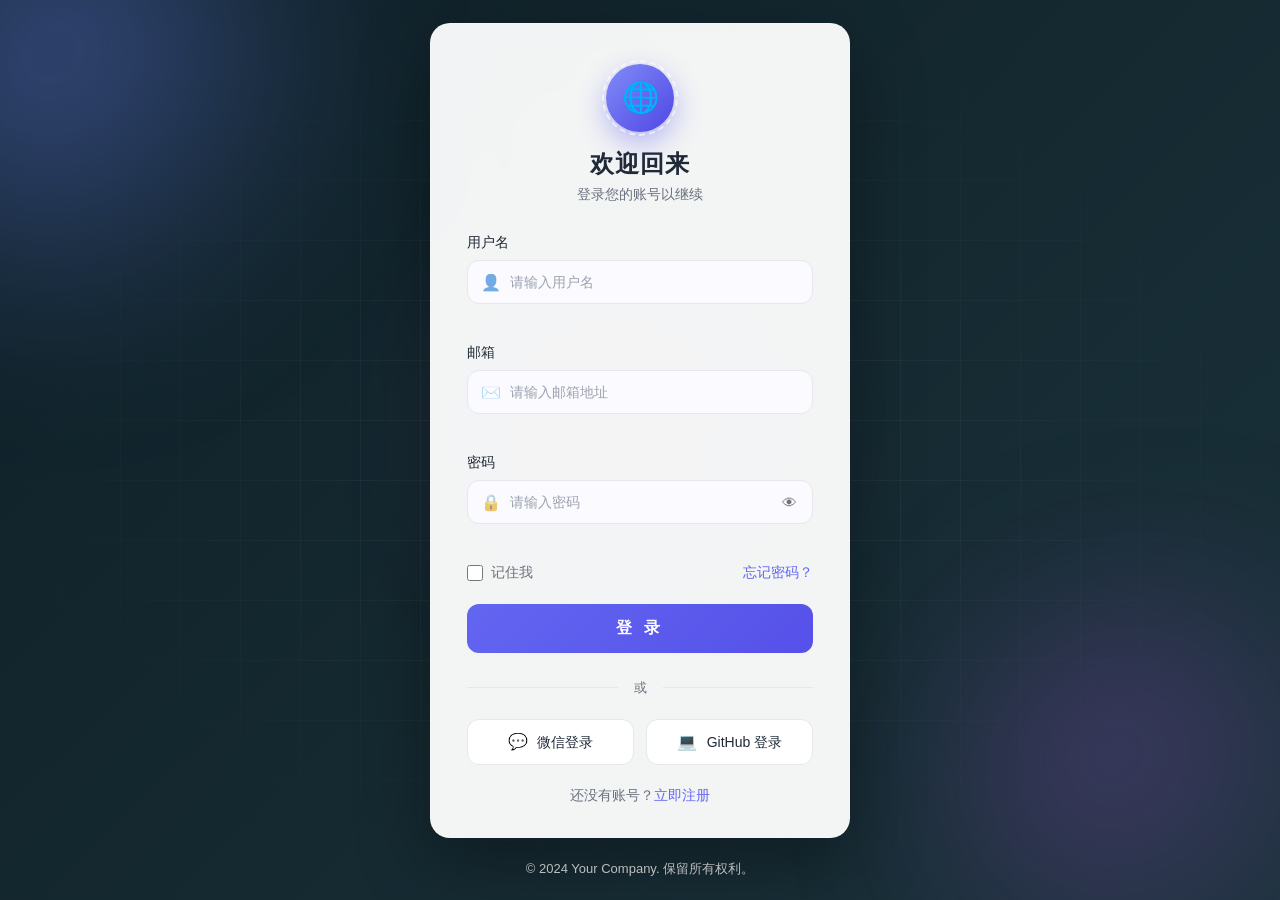
<file: front_end/index.html>
<!DOCTYPE html>
<html lang="zh-CN">
<head>
  <meta charset="UTF-8">
  <meta name="viewport" content="width=device-width, initial-scale=1.0">
  <title>登录 - 欢迎回来</title>
  <link rel="stylesheet" href="style.css">
</head>
<body>
  <!-- 背景壁纸装饰层 -->
  <div class="bg-decor" aria-hidden="true">
    <div class="orb orb-1"></div>
    <div class="orb orb-2"></div>
    <div class="orb orb-3"></div>
    <div class="grid-overlay"></div>
  </div>

  <div class="login-container">
    <div class="login-card">
      <!-- 品牌区域 -->
      <div class="brand">
        <div class="logo">🌐</div>
        <h1>欢迎回来</h1>
        <p>登录您的账号以继续</p>
      </div>

      <!-- 登录表单 -->
      <form id="loginForm" class="login-form" novalidate>
        <!-- 用户名 -->
        <div class="form-group">
          <label for="username">用户名</label>
          <div class="input-wrapper">
            <span class="input-icon">👤</span>
            <input
              type="text"
              id="username"
              name="username"
              placeholder="请输入用户名"
              autocomplete="username"
              required
            >
          </div>
          <small class="error-message" id="usernameError"></small>
        </div>

        <!-- 邮箱 -->
        <div class="form-group">
          <label for="email">邮箱</label>
          <div class="input-wrapper">
            <span class="input-icon">✉️</span>
            <input
              type="email"
              id="email"
              name="email"
              placeholder="请输入邮箱地址"
              autocomplete="email"
              required
            >
          </div>
          <small class="error-message" id="emailError"></small>
        </div>

        <!-- 密码 -->
        <div class="form-group">
          <label for="password">密码</label>
          <div class="input-wrapper">
            <span class="input-icon">🔒</span>
            <input
              type="password"
              id="password"
              name="password"
              placeholder="请输入密码"
              autocomplete="current-password"
              required
            >
            <button type="button" class="toggle-password" id="togglePassword" aria-label="显示密码">
              👁
        </button>
      </div>
          <small class="error-message" id="passwordError"></small>
      </div>

        <div class="form-options">
          <label class="checkbox">
            <input type="checkbox" id="remember" name="remember">
            <span>记住我</span>
          </label>
          <a href="#" class="forgot-password">忘记密码？</a>
        </div>

        <button type="submit" class="submit-btn" id="submitBtn">
          <span class="btn-text">登 录</span>
          <span class="btn-loading" id="btnLoading">登录中...</span>
        </button>
      </form>

      <!-- 分隔线 -->
      <div class="divider">
        <span>或</span>
  </div>

      <!-- 第三方登录 -->
      <div class="social-login">
        <button type="button" class="social-btn wechat" onclick="showToast('暂未开放微信登录')">
          <span class="social-icon">💬</span>
          微信登录
        </button>
        <button type="button" class="social-btn github" onclick="showToast('暂未开放GitHub登录')">
          <span class="social-icon">💻</span>
          GitHub 登录
        </button>
      </div>

      <p class="register-link">
        还没有账号？<a href="#">立即注册</a>
      </p>
    </div>

    <p class="footer">© 2024 Your Company. 保留所有权利。</p>
  </div>

    <!-- 提示消息 -->
  <div class="toast" id="toast"></div>

  <script src="app.js"></script>
</body>
</html>
</file>
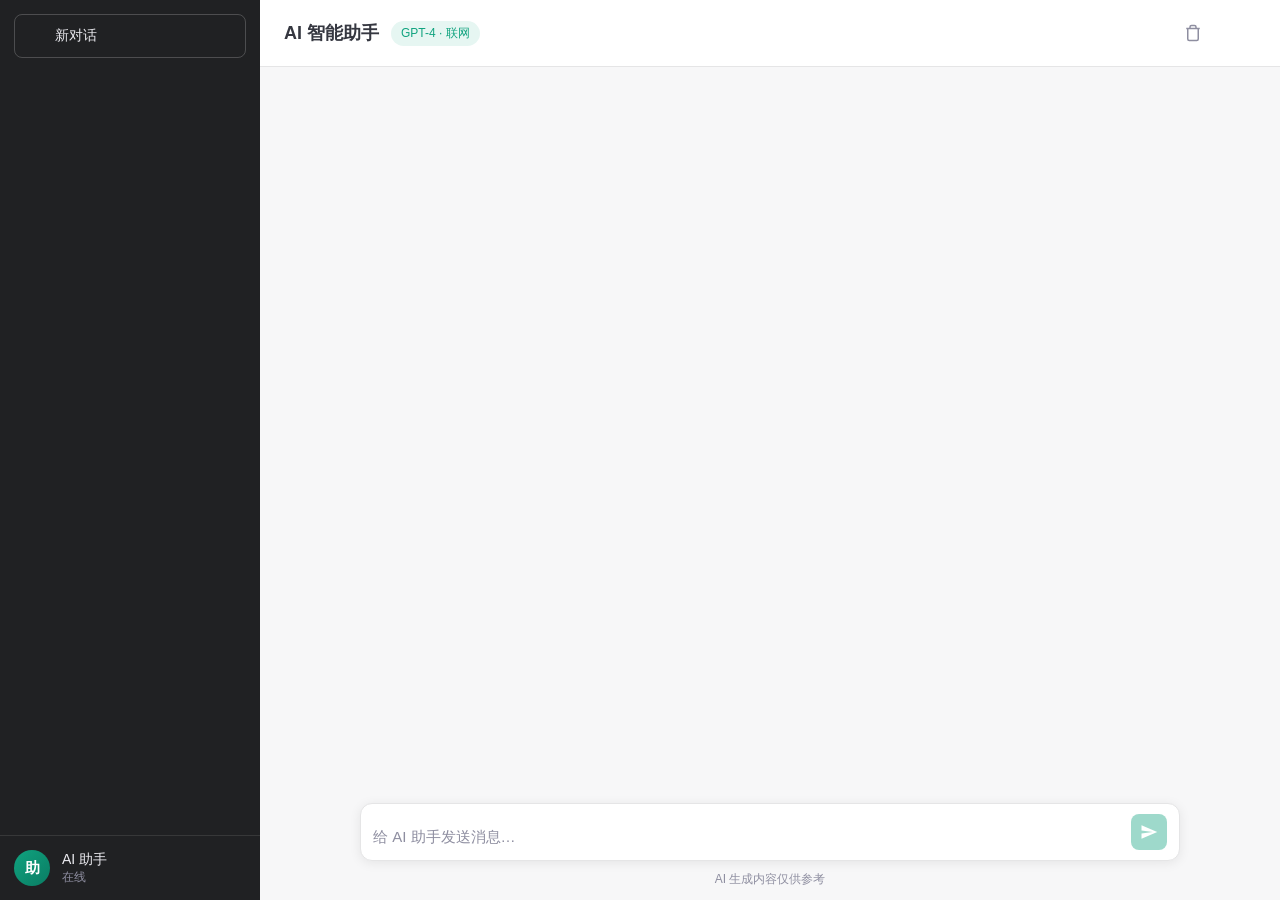
<file: front_end/dialog/index.html>
<!DOCTYPE html>
<html lang="zh-CN">
<head>
  <meta charset="UTF-8">
  <meta name="viewport" content="width=device-width, initial-scale=1.0">
  <title>AI Chat · 智能助手</title>
  <link rel="stylesheet" href="style.css">
</head>
<body>
  <div class="app">
    <!-- ============ 侧边栏 ============ -->
    <aside class="sidebar" id="sidebar">
      <div class="sidebar-header">
        <button class="new-chat-btn" id="newChatBtn">
          <svg viewBox="0 0 24 24" width="16" height="16" fill="currentColor"><path d="M12 5v14M5 12h14"/></svg>
          <span>新对话</span>
        </button>
      </div>

      <nav class="conversation-list" id="conversationList">
        <!-- 会话项将动态渲染 -->
      </nav>

      <div class="sidebar-footer">
        <div class="user-info">
          <div class="avatar">助</div>
          <div class="user-detail">
            <span class="user-name">AI 助手</span>
            <span class="user-status">在线</span>
          </div>
        </div>
      </div>
    </aside>

    <!-- ============ 主聊天区 ============ -->
    <main class="chat-main">
      <!-- 顶部栏 -->
      <header class="chat-header">
        <div class="header-title">
          <h1>AI 智能助手</h1>
          <span class="model-badge">GPT-4 · 联网</span>
        </div>
        <div class="header-actions">
          <button class="icon-btn" title="清空对话" id="clearBtn">
            <svg viewBox="0 0 24 24" width="18" height="18" fill="none" stroke="currentColor" stroke-width="2"><polyline points="3 6 5 6 21 6"/><path d="M19 6v14a2 2 0 0 1-2 2H7a2 2 0 0 1-2-2V6m3 0V4a2 2 0 0 1 2-2h4a2 2 0 0 1 2 2v2"/></svg>
          </button>
          <button class="icon-btn" title="新建对话" id="newChatBtnTop">
            <svg viewBox="0 0 24 24" width="18" height="18" fill="currentColor"><path d="M12 5v14M5 12h14"/></svg>
          </button>
        </div>
      </header>

      <!-- 消息区域 -->
      <div class="messages-container" id="messagesContainer"></div>

      <!-- 输入区域 -->
      <div class="input-container">
        <div class="input-wrapper" id="inputWrapper">
          <textarea id="promptInput" rows="1" placeholder="给 AI 助手发送消息…" autocomplete="off"></textarea>
          <div class="input-actions">
            <button class="send-btn" id="sendBtn" disabled>
              <svg viewBox="0 0 24 24" width="18" height="18" fill="currentColor"><path d="M2.01 21L23 12 2.01 3 2 10l15 2-15 2z"/></svg>
            </button>
          </div>
        </div>
        <p class="footer-note">AI 生成内容仅供参考</p>
      </div>
    </main>
  </div>

  <!-- 机器人思考动画 -->
  <div class="loading-indicator" id="loadingIndicator">
    <div class="thinking-row">
      <div class="message-avatar">🤖</div>
      <div class="thinking-bubble">
        <div class="typing-dots">
      <span></span><span></span><span></span>
    </div>
        <span class="thinking-text">正在思考…</span>
  </div>
    </div>
  </div>

  <script src="app.js"></script>
</body>
</html>
</file>
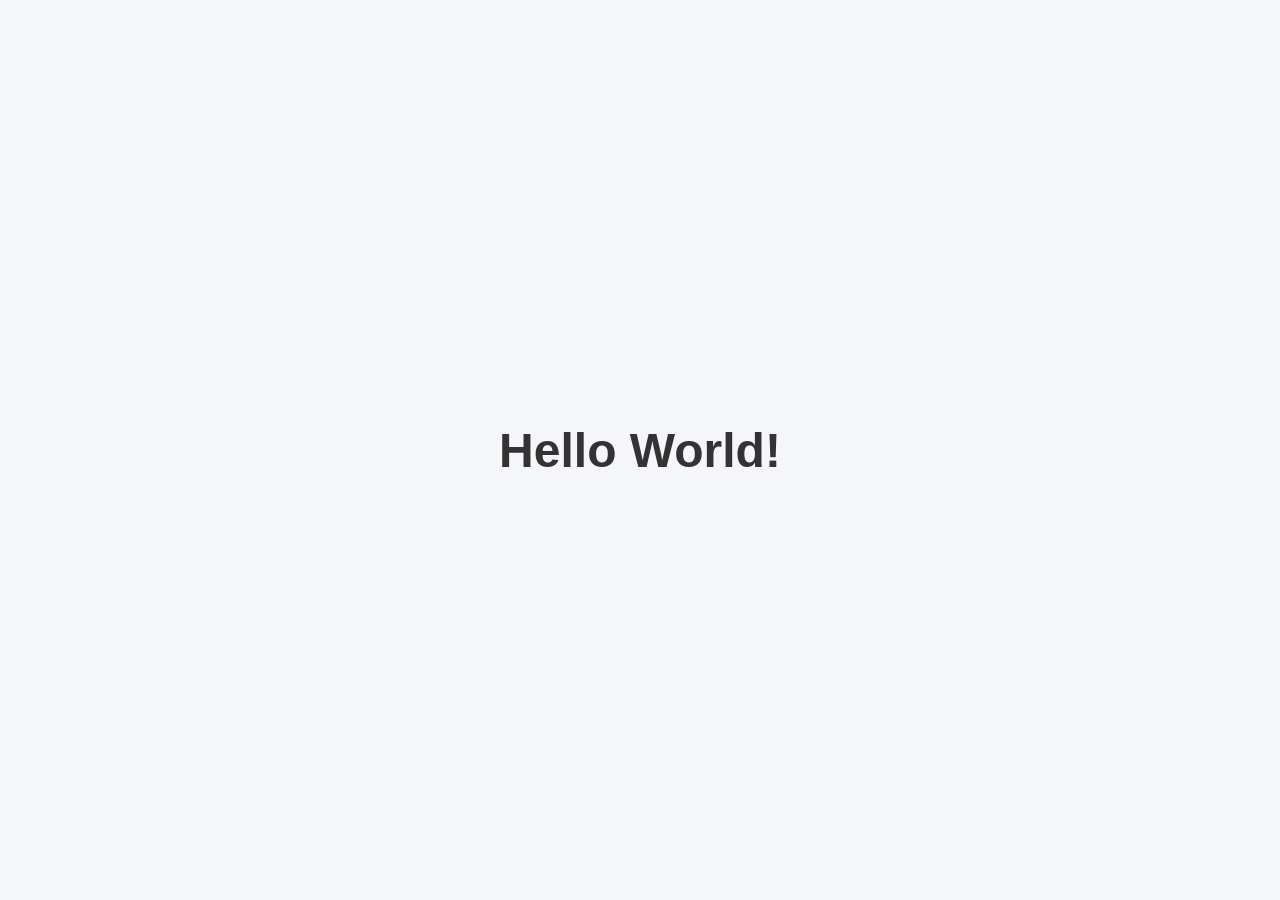
<file: front_end/hello.html>
<!DOCTYPE html>
<html lang="zh-CN">
<head>
  <meta charset="UTF-8">
  <meta name="viewport" content="width=device-width, initial-scale=1.0">
  <title>Hello World</title>
  <style>
    body {
      margin: 0;
      min-height: 100vh;
      display: flex;
      align-items: center;
      justify-content: center;
      font-family: sans-serif;
      background: #f5f6fa;
      color: #333;
    }
    h1 { font-size: 3rem; }
  </style>
</head>
<body>
  <h1>Hello World!</h1>
</body>
</html>
</file>
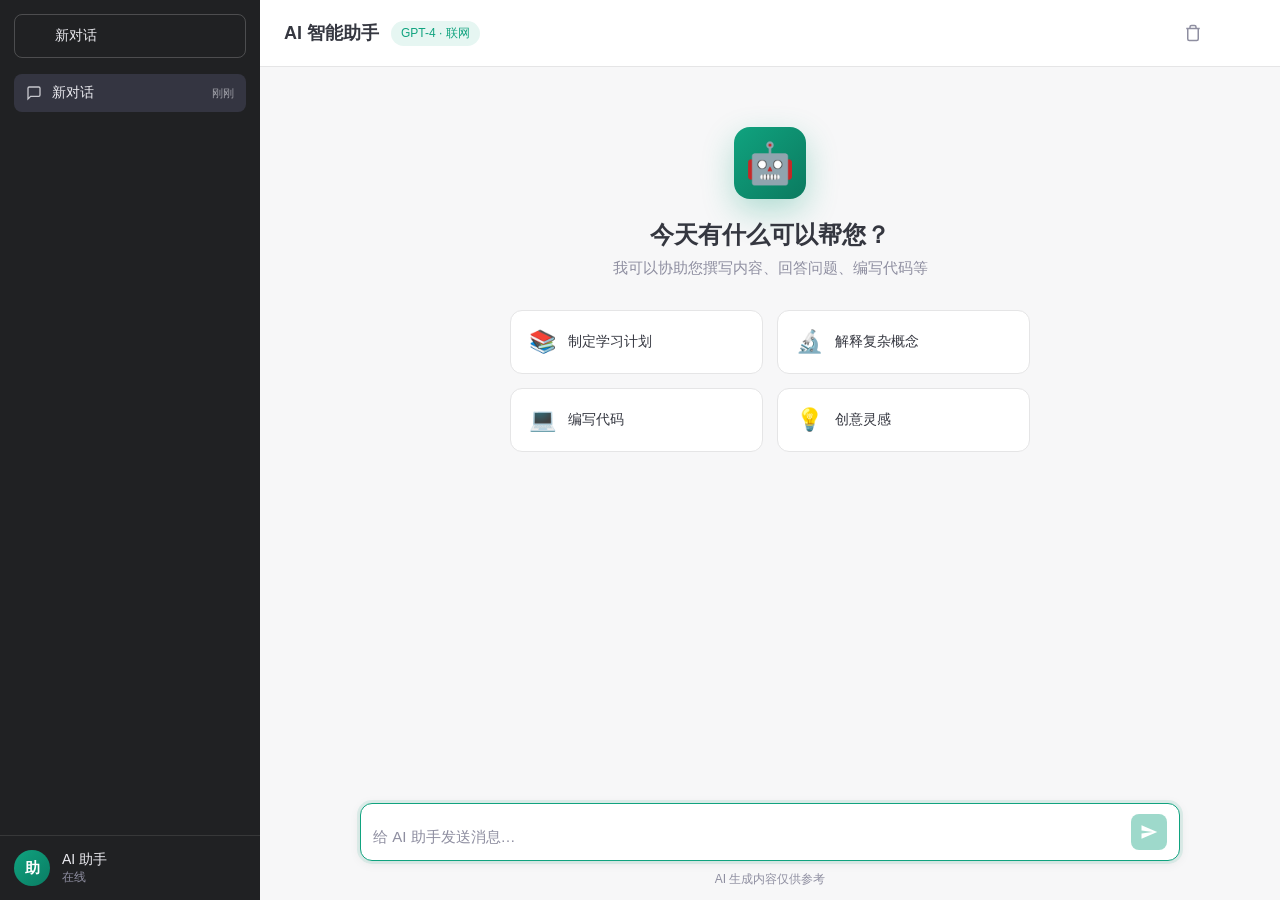
<file: front_end/dialog/chat-stream.html>
<!DOCTYPE html>
<html lang="zh-CN">
<head>
  <meta charset="UTF-8">
  <meta name="viewport" content="width=device-width, initial-scale=1.0">
  <title>AI Chat · 智能助手</title>
  <link rel="stylesheet" href="style.css">
</head>
<body>
  <div class="app">
    <!-- ============ 侧边栏 ============ -->
    <aside class="sidebar" id="sidebar">
      <div class="sidebar-header">
        <button class="new-chat-btn" id="newChatBtn">
          <svg viewBox="0 0 24 24" width="16" height="16" fill="currentColor"><path d="M12 5v14M5 12h14"/></svg>
          <span>新对话</span>
        </button>
      </div>

      <nav class="conversation-list" id="conversationList">
        <!-- 会话项将动态渲染 -->
      </nav>

      <div class="sidebar-footer">
        <div class="user-info">
          <div class="avatar">助</div>
          <div class="user-detail">
            <span class="user-name">AI 助手</span>
            <span class="user-status">在线</span>
          </div>
        </div>
      </div>
    </aside>

    <!-- ============ 主聊天区 ============ -->
    <main class="chat-main">
      <!-- 顶部栏 -->
      <header class="chat-header">
        <div class="header-title">
          <h1>AI 智能助手</h1>
          <span class="model-badge">GPT-4 · 联网</span>
        </div>
        <div class="header-actions">
          <button class="icon-btn" title="清空对话" id="clearBtn">
            <svg viewBox="0 0 24 24" width="18" height="18" fill="none" stroke="currentColor" stroke-width="2"><polyline points="3 6 5 6 21 6"/><path d="M19 6v14a2 2 0 0 1-2 2H7a2 2 0 0 1-2-2V6m3 0V4a2 2 0 0 1 2-2h4a2 2 0 0 1 2 2v2"/></svg>
          </button>
          <button class="icon-btn" title="新建对话" id="newChatBtnTop">
            <svg viewBox="0 0 24 24" width="18" height="18" fill="currentColor"><path d="M12 5v14M5 12h14"/></svg>
          </button>
        </div>
      </header>

      <!-- 消息区域 -->
      <div class="messages-container" id="messagesContainer"></div>

      <!-- 输入区域 -->
      <div class="input-container">
        <div class="input-wrapper" id="inputWrapper">
          <textarea id="promptInput" rows="1" placeholder="给 AI 助手发送消息…" autocomplete="off"></textarea>
          <div class="input-actions">
            <button class="send-btn" id="sendBtn" disabled>
              <svg viewBox="0 0 24 24" width="18" height="18" fill="currentColor"><path d="M2.01 21L23 12 2.01 3 2 10l15 2-15 2z"/></svg>
            </button>
          </div>
        </div>
        <p class="footer-note">AI 生成内容仅供参考</p>
      </div>
    </main>
  </div>

  <!-- 机器人思考动画 -->
  <div class="loading-indicator" id="loadingIndicator">
    <div class="thinking-row">
      <div class="message-avatar">🤖</div>
      <div class="thinking-bubble">
        <div class="typing-dots">
      <span></span><span></span><span></span>
    </div>
        <span class="thinking-text">正在思考…</span>
  </div>
    </div>
  </div>

  <script src="chat-stream.js"></script>
</body>
</html>
</file>
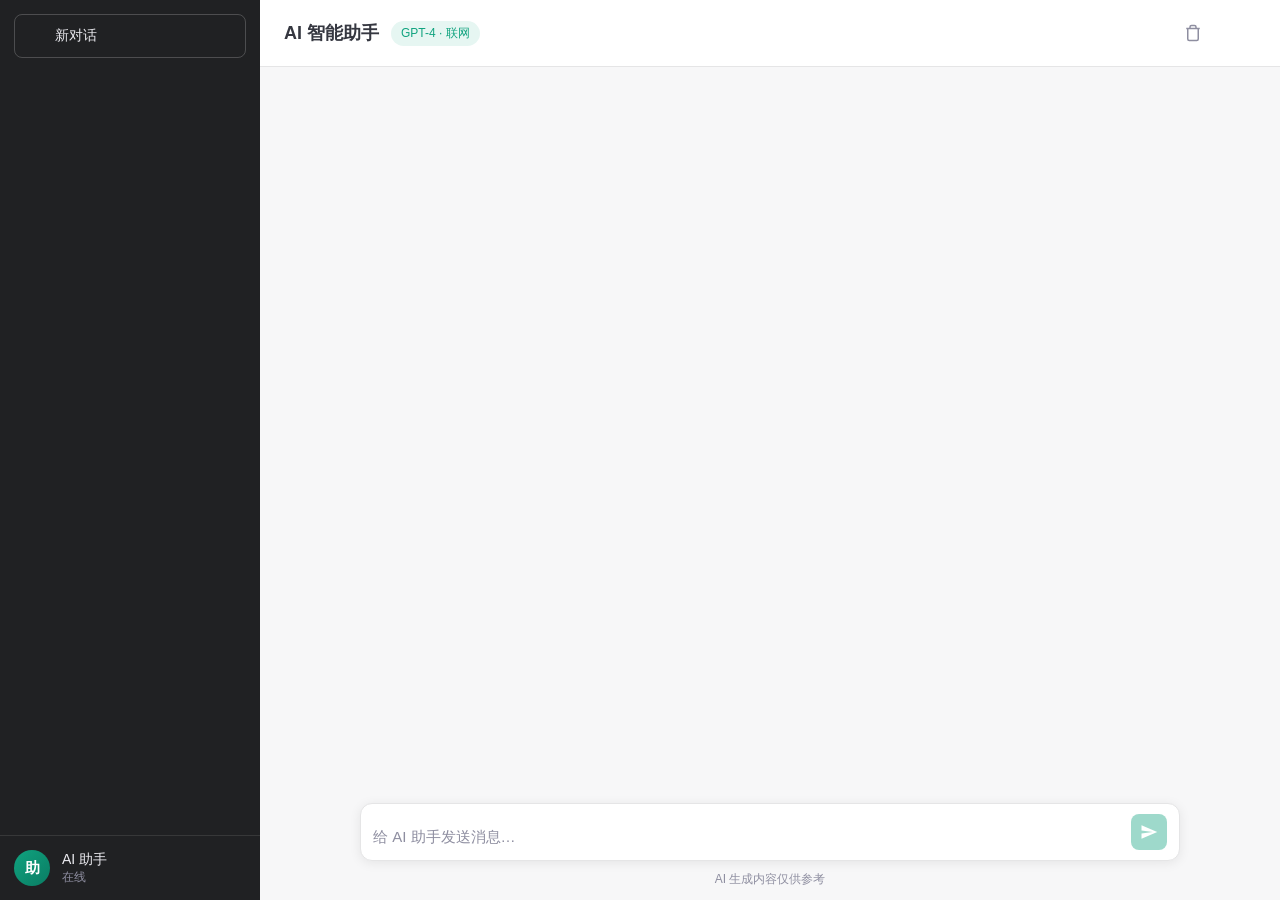
<file: front_end/dialog/chat-websocket.html>
<!DOCTYPE html>
<html lang="zh-CN">
<head>
  <meta charset="UTF-8">
  <meta name="viewport" content="width=device-width, initial-scale=1.0">
  <title>AI Chat · 智能助手</title>
  <link rel="stylesheet" href="style.css">
</head>
<body>
  <div class="app">
    <!-- ============ 侧边栏 ============ -->
    <aside class="sidebar" id="sidebar">
      <div class="sidebar-header">
        <button class="new-chat-btn" id="newChatBtn">
          <svg viewBox="0 0 24 24" width="16" height="16" fill="currentColor"><path d="M12 5v14M5 12h14"/></svg>
          <span>新对话</span>
        </button>
      </div>

      <nav class="conversation-list" id="conversationList">
        <!-- 会话项将动态渲染 -->
      </nav>

      <div class="sidebar-footer">
        <div class="user-info">
          <div class="avatar">助</div>
          <div class="user-detail">
            <span class="user-name">AI 助手</span>
            <span class="user-status">在线</span>
          </div>
        </div>
      </div>
    </aside>

    <!-- ============ 主聊天区 ============ -->
    <main class="chat-main">
      <!-- 顶部栏 -->
      <header class="chat-header">
        <div class="header-title">
          <h1>AI 智能助手</h1>
          <span class="model-badge">GPT-4 · 联网</span>
        </div>
        <div class="header-actions">
          <button class="icon-btn" title="清空对话" id="clearBtn">
            <svg viewBox="0 0 24 24" width="18" height="18" fill="none" stroke="currentColor" stroke-width="2"><polyline points="3 6 5 6 21 6"/><path d="M19 6v14a2 2 0 0 1-2 2H7a2 2 0 0 1-2-2V6m3 0V4a2 2 0 0 1 2-2h4a2 2 0 0 1 2 2v2"/></svg>
          </button>
          <button class="icon-btn" title="新建对话" id="newChatBtnTop">
            <svg viewBox="0 0 24 24" width="18" height="18" fill="currentColor"><path d="M12 5v14M5 12h14"/></svg>
          </button>
        </div>
      </header>

      <!-- 消息区域 -->
      <div class="messages-container" id="messagesContainer"></div>

      <!-- 输入区域 -->
      <div class="input-container">
        <div class="input-wrapper" id="inputWrapper">
          <textarea id="promptInput" rows="1" placeholder="给 AI 助手发送消息…" autocomplete="off"></textarea>
          <div class="input-actions">
            <button class="send-btn" id="sendBtn" disabled>
              <svg viewBox="0 0 24 24" width="18" height="18" fill="currentColor"><path d="M2.01 21L23 12 2.01 3 2 10l15 2-15 2z"/></svg>
            </button>
          </div>
        </div>
        <p class="footer-note">AI 生成内容仅供参考</p>
      </div>
    </main>
  </div>

  <!-- 机器人思考动画 -->
  <div class="loading-indicator" id="loadingIndicator">
    <div class="thinking-row">
      <div class="message-avatar">🤖</div>
      <div class="thinking-bubble">
        <div class="typing-dots">
      <span></span><span></span><span></span>
    </div>
        <span class="thinking-text">正在思考…</span>
  </div>
    </div>
  </div>

  <script src="https://cdn.socket.io/4.7.5/socket.io.min.js"></script>
  <script src="app.js"></script>
</body>
</html>
</file>
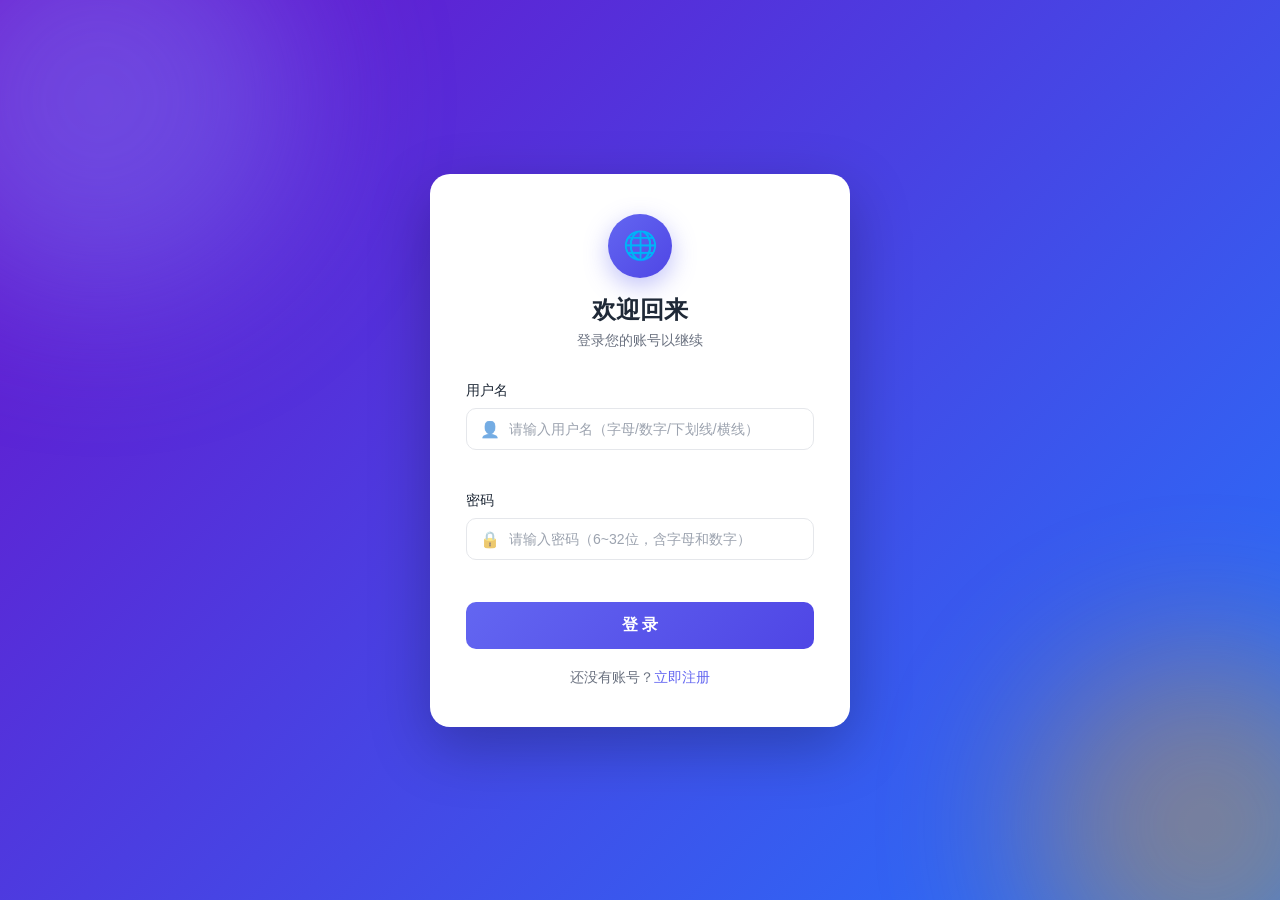
<file: front_end/login/login.html>
<!DOCTYPE html>
<html lang="zh-CN">
<head>
  <meta charset="UTF-8">
  <meta name="viewport" content="width=device-width, initial-scale=1.0">
  <title>登录 - 欢迎回来</title>
  <style>
    /* ============ 全局重置与基础样式 ============ */
    * {
      margin: 0;
      padding: 0;
      box-sizing: border-box;
    }

    :root {
      --primary-color: #6366f1;
      --primary-dark: #4f46e5;
      --primary-light: #818cf8;
      --text-color: #1f2937;
      --text-muted: #6b7280;
      --border-color: #e5e7eb;
      --error-color: #ef4444;
      --success-color: #10b981;
      --bg-gradient-start: #6a11cb;
      --bg-gradient-end: #2575fc;
      --white: #ffffff;
      --shadow: 0 20px 60px rgba(0, 0, 0, 0.25);
    }

    body {
      font-family: -apple-system, BlinkMacSystemFont, 'Segoe UI', Roboto,
        'Helvetica Neue', Arial, 'PingFang SC', 'Hiragino Sans GB',
        'Microsoft YaHei', sans-serif;
      background: linear-gradient(
        135deg,
        var(--bg-gradient-start),
        var(--bg-gradient-end)
      );
      min-height: 100vh;
      display: flex;
      justify-content: center;
      align-items: center;
      padding: 20px;
      color: var(--text-color);
    }

    body::before,
    body::after {
      content: '';
      position: fixed;
      border-radius: 50%;
      filter: blur(80px);
      opacity: 0.4;
      z-index: 0;
    }

    body::before {
      width: 400px;
      height: 400px;
      background: var(--primary-light);
      top: -100px;
      left: -100px;
    }

    body::after {
      width: 350px;
      height: 350px;
      background: #f59e0b;
      bottom: -100px;
      right: -100px;
    }

    .login-container {
      position: relative;
      z-index: 1;
      width: 100%;
      max-width: 420px;
    }

    .login-card {
      background: var(--white);
      border-radius: 20px;
      box-shadow: var(--shadow);
      padding: 40px 36px;
      animation: fadeInUp 0.6s ease-out;
    }

    @keyframes fadeInUp {
      from {
        opacity: 0;
        transform: translateY(30px);
      }
      to {
        opacity: 1;
        transform: translateY(0);
      }
    }

    .brand {
      text-align: center;
      margin-bottom: 32px;
    }

    .logo {
      width: 64px;
      height: 64px;
      margin: 0 auto 16px;
      background: linear-gradient(
        135deg,
        var(--primary-color),
        var(--primary-dark)
      );
      border-radius: 50%;
      display: flex;
      justify-content: center;
      align-items: center;
      font-size: 28px;
      box-shadow: 0 8px 24px rgba(99, 102, 241, 0.4);
    }

    .brand h1 {
      font-size: 24px;
      font-weight: 700;
      color: var(--text-color);
      margin-bottom: 6px;
    }

    .brand p {
      color: var(--text-muted);
      font-size: 14px;
    }

    .form-group {
      margin-bottom: 18px;
    }

    .form-group label {
      display: block;
      margin-bottom: 8px;
      font-size: 14px;
      font-weight: 500;
      color: var(--text-color);
    }

    .input-wrapper {
      position: relative;
    }

    .input-icon {
      position: absolute;
      left: 14px;
      top: 50%;
      transform: translateY(-50%);
      font-size: 16px;
      opacity: 0.6;
      pointer-events: none;
    }

    .input-wrapper input {
      width: 100%;
      padding: 12px 44px 12px 42px;
      font-size: 14px;
      border: 1.5px solid var(--border-color);
      border-radius: 10px;
      transition: border-color 0.3s, box-shadow 0.3s;
      outline: none;
      color: var(--text-color);
    }

    .input-wrapper input::placeholder {
      color: #9ca3af;
    }

    .input-wrapper input:focus {
      border-color: var(--primary-color);
      box-shadow: 0 0 0 3px rgba(99, 102, 241, 0.15);
    }

    .input-wrapper input.error {
      border-color: var(--error-color);
    }

    .error-message {
      display: block;
      min-height: 18px;
      margin-top: 6px;
      font-size: 12px;
      color: var(--error-color);
    }

    .submit-btn {
      width: 100%;
      padding: 13px;
      background: linear-gradient(
        135deg,
        var(--primary-color),
        var(--primary-dark)
      );
      color: var(--white);
      border: none;
      border-radius: 10px;
      font-size: 16px;
      font-weight: 600;
      cursor: pointer;
      transition: transform 0.2s, box-shadow 0.3s;
      position: relative;
    }

    .submit-btn:hover {
      box-shadow: 0 8px 24px rgba(99, 102, 241, 0.45);
      transform: translateY(-2px);
    }

    .toast {
      position: fixed;
      top: 20px;
      left: 50%;
      transform: translateX(-50%) translateY(-100%);
      background: var(--text-color);
      color: var(--white);
      padding: 12px 24px;
      border-radius: 8px;
      font-size: 14px;
      z-index: 1000;
      transition: transform 0.4s ease, opacity 0.4s ease;
      opacity: 0;
      box-shadow: 0 8px 24px rgba(0, 0, 0, 0.2);
      max-width: 90%;
      text-align: center;
    }

    .toast.show {
      transform: translateX(-50%) translateY(0);
      opacity: 1;
    }

    .toast.success {
      background: var(--success-color);
    }

    .toast.error {
      background: var(--error-color);
    }

    .register-link {
      text-align: center;
      font-size: 14px;
      color: var(--text-muted);
      margin-top: 20px;
    }

    .register-link a {
      color: var(--primary-color);
      text-decoration: none;
      font-weight: 500;
    }

    .register-link a:hover {
      text-decoration: underline;
    }

    @media (max-width: 480px) {
      .login-card {
        padding: 30px 24px;
      }
    }
  </style>
</head>
<body>
  <div class="login-container">
    <div class="login-card">
      <!-- 品牌区域 -->
      <div class="brand">
        <div class="logo">🌐</div>
        <h1>欢迎回来</h1>
        <p>登录您的账号以继续</p>
      </div>

      <!-- 登录表单 -->
      <form id="loginForm" class="login-form" novalidate>
        <!-- 用户名（3~64位，字母/数字/下划线/横线） -->
        <div class="form-group">
          <label for="username">用户名</label>
          <div class="input-wrapper">
            <span class="input-icon">👤</span>
            <input
              type="text"
              id="username"
              name="username"
              placeholder="请输入用户名（字母/数字/下划线/横线）"
              autocomplete="username"
              required
            >
          </div>
          <small class="error-message" id="usernameError"></small>
        </div>

        <!-- 密码（6~32位，需包含英文和数字） -->
        <div class="form-group">
          <label for="password">密码</label>
          <div class="input-wrapper">
            <span class="input-icon">🔒</span>
            <input
              type="password"
              id="password"
              name="password"
              placeholder="请输入密码（6~32位，含字母和数字）"
              autocomplete="current-password"
              required
            >
          </div>
          <small class="error-message" id="passwordError"></small>
        </div>

        <button type="submit" class="submit-btn" id="submitBtn">登 录</button>
      </form>

      <p class="register-link">
        还没有账号？<a href="#">立即注册</a>
      </p>
    </div>
  </div>

  <!-- 提示消息 Toast -->
  <div class="toast" id="toast"></div>

  <script src="login.js?v=2"></script>
</body>
</html>
</file>
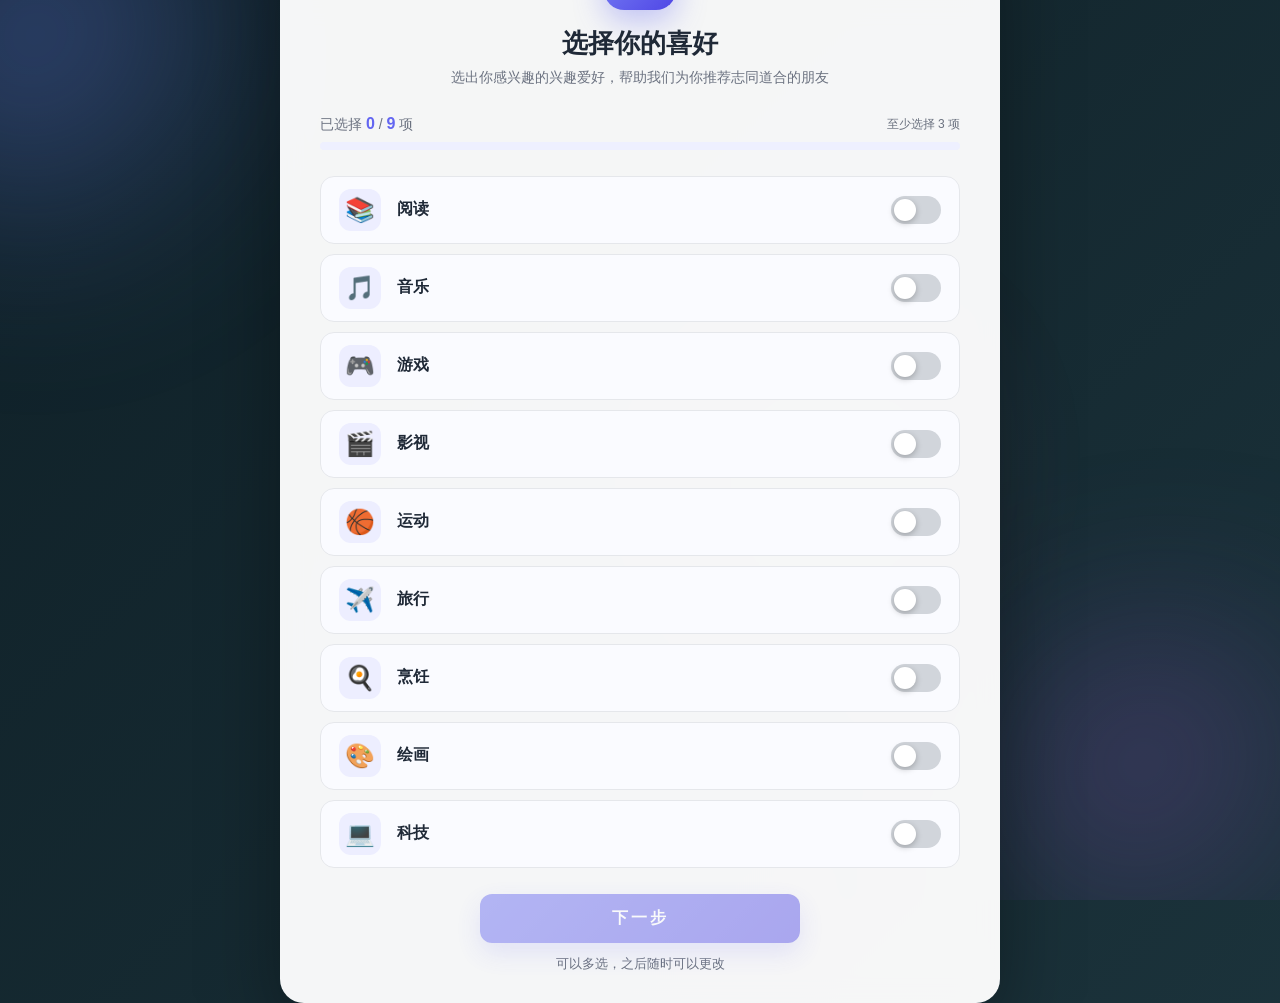
<file: front_end/service/hobby.html>
<!DOCTYPE html>
<html lang="zh-CN">
<head>
  <meta charset="UTF-8">
  <meta name="viewport" content="width=device-width, initial-scale=1.0">
  <title>选择你的喜好 · 发现同好</title>
  <link rel="stylesheet" href="style.css">
</head>
<body>
  <!-- 背景装饰 -->
  <div class="decor" aria-hidden="true">
    <div class="orb orb-1"></div>
    <div class="orb orb-2"></div>
    <div class="orb orb-3"></div>
  </div>

  <!-- 主要卡片 -->
  <main class="hobby-card">
    <!-- 头部 -->
    <header class="card-header">
      <div class="header-icon">🎯</div>
      <h1>选择你的喜好</h1>
      <p class="subtitle">选出你感兴趣的兴趣爱好，帮助我们为你推荐志同道合的朋友</p>
    </header>

    <!-- 进度 -->
    <div class="progress-wrapper">
      <div class="progress-info">
        <span>已选择 <strong id="count"></strong> / <strong>9</strong> 项</span>
        <span class="progress-hint">至少选择 3 项</span>
      </div>
      <div class="progress-bar">
        <div class="progress-fill" id="progressFill"></div>
      </div>
    </div>

    <!-- 喜好列表（Switch 开关） -->
    <div class="hobby-list" id="hobbyGrid">
      <label class="hobby-item" for="reading">
        <span class="hobby-icon">📚</span>
        <span class="hobby-name">阅读</span>
        <input type="checkbox" id="reading" data-name="阅读" />
        <span class="switch"></span>
      </label>
      <label class="hobby-item" for="music">
        <span class="hobby-icon">🎵</span>
        <span class="hobby-name">音乐</span>
        <input type="checkbox" id="music" data-name="音乐" />
        <span class="switch"></span>
      </label>
      <label class="hobby-item" for="gaming">
        <span class="hobby-icon">🎮</span>
        <span class="hobby-name">游戏</span>
        <input type="checkbox" id="gaming" data-name="游戏" />
        <span class="switch"></span>
      </label>
      <label class="hobby-item" for="movie">
        <span class="hobby-icon">🎬</span>
        <span class="hobby-name">影视</span>
        <input type="checkbox" id="movie" data-name="影视" />
        <span class="switch"></span>
      </label>
      <label class="hobby-item" for="sports">
        <span class="hobby-icon">🏀</span>
        <span class="hobby-name">运动</span>
        <input type="checkbox" id="sports" data-name="运动" />
        <span class="switch"></span>
      </label>
      <label class="hobby-item" for="travel">
        <span class="hobby-icon">✈️</span>
        <span class="hobby-name">旅行</span>
        <input type="checkbox" id="travel" data-name="旅行" />
        <span class="switch"></span>
      </label>
      <label class="hobby-item" for="cooking">
        <span class="hobby-icon">🍳</span>
        <span class="hobby-name">烹饪</span>
        <input type="checkbox" id="cooking" data-name="烹饪" />
        <span class="switch"></span>
      </label>
      <label class="hobby-item" for="painting">
        <span class="hobby-icon">🎨</span>
        <span class="hobby-name">绘画</span>
        <input type="checkbox" id="painting" data-name="绘画" />
        <span class="switch"></span>
      </label>
      <label class="hobby-item" for="tech">
        <span class="hobby-icon">💻</span>
        <span class="hobby-name">科技</span>
        <input type="checkbox" id="tech" data-name="科技" />
        <span class="switch"></span>
      </label>
    </div>

    <!-- 底部 -->
    <footer class="card-footer">
      <button class="submit-btn" id="submitBtn" disabled>下一步</button>
      <p class="footer-tip">可以多选，之后随时可以更改</p>
    </footer>
  </main>

  <!-- 成功提示 -->
  <div class="toast" id="toast"></div>

  <script src="app.js"></script>
</body>
</html>
</file>
<file: front_end/style.css>
/* ============ 全局重置与基础样式 ============ */
* {
  margin: 0;
  padding: 0;
  box-sizing: border-box;
}

:root {
  --primary-color: #6366f1;
  --primary-dark: #4f46e5;
  --primary-light: #818cf8;
  --text-color: #1f2937;
  --text-muted: #6b7280;
  --border-color: #e5e7eb;
  --error-color: #ef4444;
  --success-color: #10b981;
  --bg-gradient-start: #0f2027;
  --bg-gradient-mid: #203a43;
  --bg-gradient-end: #2c5364;
  --white: #ffffff;
  --card-bg: rgba(255, 255, 255, 0.95);
  --shadow: 0 24px 70px rgba(0, 0, 0, 0.35);
}

html,
body {
  height: 100%;
}

body {
  font-family: -apple-system, BlinkMacSystemFont, 'Segoe UI', Roboto,
    'Helvetica Neue', Arial, 'PingFang SC', 'Hiragino Sans GB',
    'Microsoft YaHei', sans-serif;
  min-height: 100vh;
  display: flex;
  justify-content: center;
  align-items: center;
  padding: 20px;
  color: var(--text-color);
  overflow: hidden;
  position: relative;
  /* 背景壁纸基础层 */
  background:
    linear-gradient(135deg, var(--bg-gradient-start), var(--bg-gradient-mid), var(--bg-gradient-end)) fixed;
  background-size: 300% 300%;
  animation: bgGradientShift 18s ease infinite;
}

/* 背景渐变流动动画 */
@keyframes bgGradientShift {
  0% {
    background-position: 0% 50%;
  }
  50% {
    background-position: 100% 50%;
  }
  100% {
    background-position: 0% 50%;
  }
}

/* ============ 背景壁纸装饰层 ============ */
.bg-decor {
  position: fixed;
  inset: 0;
  z-index: 0;
  overflow: hidden;
  pointer-events: none;
}

/* 柔和光晕球体 */
.orb {
  position: absolute;
  border-radius: 50%;
  filter: blur(90px);
  opacity: 0.55;
  animation: float 12s ease-in-out infinite;
}

.orb-1 {
  width: 480px;
  height: 480px;
  background: radial-gradient(circle at 30% 30%, #667eea, transparent 70%);
  top: -120px;
  left: -120px;
}

.orb-2 {
  width: 420px;
  height: 420px;
  background: radial-gradient(circle at 30% 30%, #764ba2, transparent 70%);
  bottom: -120px;
  right: -100px;
  animation-delay: -4s;
}

.orb-3 {
  width: 300px;
  height: 300px;
  background: radial-gradient(circle at 30% 30%, #f093fb, transparent 70%);
  top: 50%;
  left: 50%;
  transform: translate(-50%, -50%);
  opacity: 0.3;
  animation-delay: -8s;
}

@keyframes float {
  0%,
  100% {
    transform: translate(0, 0) scale(1);
  }
  33% {
    transform: translate(40px, -40px) scale(1.08);
  }
  66% {
    transform: translate(-30px, 30px) scale(0.95);
  }
}

.orb-3 {
  animation-name: floatCenter;
}

@keyframes floatCenter {
  0%,
  100% {
    transform: translate(-50%, -50%) scale(1);
  }
  50% {
    transform: translate(-46%, -54%) scale(1.1);
  }
}

/* 网格叠加层，增强壁纸质感 */
.grid-overlay {
  position: absolute;
  inset: 0;
  background-image:
    linear-gradient(rgba(255, 255, 255, 0.04) 1px, transparent 1px),
    linear-gradient(90deg, rgba(255, 255, 255, 0.04) 1px, transparent 1px);
  background-size: 60px 60px;
  mask-image: radial-gradient(ellipse at center, black 30%, transparent 75%);
}

/* ============ 登录容器 ============ */
.login-container {
  position: relative;
  z-index: 2;
  width: 100%;
  max-width: 420px;
}

.login-card {
  background: var(--card-bg);
  backdrop-filter: blur(12px);
  border-radius: 20px;
  box-shadow: var(--shadow);
  padding: 40px 36px 32px;
  animation: fadeInUp 0.7s cubic-bezier(0.2, 0.8, 0.2, 1);
  border: 1px solid rgba(255, 255, 255, 0.2);
}

@keyframes fadeInUp {
  from {
    opacity: 0;
    transform: translateY(40px);
  }
  to {
    opacity: 1;
    transform: translateY(0);
  }
}

/* ============ 品牌区域 ============ */
.brand {
  text-align: center;
  margin-bottom: 30px;
}

.logo {
  width: 68px;
  height: 68px;
  margin: 0 auto 16px;
  background: linear-gradient(135deg, var(--primary-light), var(--primary-dark));
  border-radius: 50%;
  display: flex;
  justify-content: center;
  align-items: center;
  font-size: 30px;
  box-shadow: 0 10px 28px rgba(99, 102, 241, 0.45);
  position: relative;
}

.logo::after {
  content: '';
  position: absolute;
  inset: -4px;
  border-radius: 50%;
  border: 2px dashed rgba(255, 255, 255, 0.6);
  animation: rotateRing 12s linear infinite;
}

@keyframes rotateRing {
  to {
    transform: rotate(360deg);
  }
}

.brand h1 {
  font-size: 24px;
  font-weight: 700;
  color: var(--text-color);
  margin-bottom: 6px;
  letter-spacing: 1px;
}

.brand p {
  color: var(--text-muted);
  font-size: 14px;
}

/* ============ 表单样式 ============ */
.form-group {
  margin-bottom: 16px;
}

.form-group label {
  display: block;
  margin-bottom: 8px;
  font-size: 14px;
  font-weight: 500;
  color: var(--text-color);
}

.input-wrapper {
  position: relative;
}

.input-icon {
  position: absolute;
  left: 14px;
  top: 50%;
  transform: translateY(-50%);
  font-size: 16px;
  opacity: 0.6;
  pointer-events: none;
  transition: opacity 0.3s;
}

.input-wrapper input {
  width: 100%;
  padding: 13px 44px 13px 42px;
  font-size: 14px;
  border: 1.5px solid var(--border-color);
  border-radius: 12px;
  transition: border-color 0.3s, box-shadow 0.3s, background 0.3s;
  outline: none;
  color: var(--text-color);
  background: #fafaff;
}

.input-wrapper input::placeholder {
  color: #9ca3af;
}

.input-wrapper input:hover {
  border-color: #c7c9f7;
}

.input-wrapper input:focus {
  border-color: var(--primary-color);
  background: var(--white);
  box-shadow: 0 0 0 4px rgba(99, 102, 241, 0.15);
}

.input-wrapper:focus-within .input-icon {
  opacity: 1;
}

.input-wrapper input.error {
  border-color: var(--error-color);
  box-shadow: 0 0 0 4px rgba(239, 68, 68, 0.1);
}

/* 密码显示切换按钮 */
.toggle-password {
  position: absolute;
  right: 12px;
  top: 50%;
  transform: translateY(-50%);
  background: none;
  border: none;
  cursor: pointer;
  font-size: 15px;
  padding: 4px;
  opacity: 0.55;
  transition: opacity 0.3s, transform 0.2s;
  line-height: 1;
}

.toggle-password:hover {
  opacity: 1;
}

/* 错误提示文字 */
.error-message {
  display: block;
  min-height: 18px;
  margin-top: 6px;
  font-size: 12px;
  color: var(--error-color);
}

/* ============ 表单选项（记住我 & 忘记密码） ============ */
.form-options {
  display: flex;
  justify-content: space-between;
  align-items: center;
  margin-bottom: 22px;
}

.checkbox {
  display: flex;
  align-items: center;
  gap: 8px;
  font-size: 14px;
  color: var(--text-muted);
  cursor: pointer;
  user-select: none;
}

.checkbox input {
  accent-color: var(--primary-color);
  width: 16px;
  height: 16px;
  cursor: pointer;
}

.forgot-password {
  font-size: 14px;
  color: var(--primary-color);
  text-decoration: none;
  transition: color 0.3s;
}

.forgot-password:hover {
  color: var(--primary-dark);
  text-decoration: underline;
}

/* ============ 登录按钮 ============ */
.submit-btn {
  width: 100%;
  padding: 14px;
  background: linear-gradient(135deg, var(--primary-color), var(--primary-dark));
  background-size: 150% 150%;
  color: var(--white);
  border: none;
  border-radius: 12px;
  font-size: 16px;
  font-weight: 600;
  letter-spacing: 4px;
  cursor: pointer;
  transition: transform 0.25s, box-shadow 0.3s, opacity 0.3s, background-position 0.4s;
  position: relative;
  overflow: hidden;
}

.submit-btn:hover {
  box-shadow: 0 12px 32px rgba(99, 102, 241, 0.5);
  transform: translateY(-2px);
  background-position: 100% 50%;
}

.submit-btn:active {
  transform: translateY(0);
}

.submit-btn:disabled {
  opacity: 0.7;
  cursor: not-allowed;
  transform: none;
}

.submit-btn .btn-loading {
  display: none;
}

/* 登录中的动画 */
.submit-btn.loading .btn-text {
  display: none;
}

.submit-btn.loading .btn-loading {
  display: inline;
}

.submit-btn.loading .btn-loading::after {
  content: '';
  display: inline-block;
  width: 14px;
  height: 14px;
  margin-left: 10px;
  border: 2px solid rgba(255, 255, 255, 0.3);
  border-top-color: var(--white);
  border-radius: 50%;
  animation: spin 0.8s linear infinite;
  vertical-align: -2px;
}

@keyframes spin {
  to {
    transform: rotate(360deg);
  }
}

/* ============ 模态弹出框（Modal）============ */
.modal-overlay {
  position: fixed;
  inset: 0;
  background: rgba(15, 23, 42, 0.55);
  backdrop-filter: blur(6px);
  z-index: 3000;
  display: flex;
  justify-content: center;
  align-items: center;
  padding: 20px;
  opacity: 0;
  visibility: hidden;
  transition: opacity 0.35s ease, visibility 0.35s ease;
}

.modal-overlay.show {
  opacity: 1;
  visibility: visible;
}

.modal {
  background: var(--white);
  border-radius: 20px;
  box-shadow: 0 30px 80px rgba(0, 0, 0, 0.35);
  padding: 36px 36px 30px;
  width: 100%;
  max-width: 360px;
  text-align: center;
  transform: scale(0.85) translateY(20px);
  transition: transform 0.4s cubic-bezier(0.2, 0.8, 0.2, 1);
  position: relative;
  overflow: hidden;
}

.modal-overlay.show .modal {
  transform: scale(1) translateY(0);
}

/* 顶部彩色渐变装饰条 */
.modal::before {
  content: '';
  position: absolute;
  top: 0;
  left: 0;
  right: 0;
  height: 6px;
  background: linear-gradient(90deg, var(--primary-light), var(--primary-dark));
}

/* 图标圆形容器 */
.modal-icon {
  width: 68px;
  height: 68px;
  margin: 0 auto 18px;
  border-radius: 50%;
  display: flex;
  justify-content: center;
  align-items: center;
  font-size: 32px;
  box-shadow: 0 8px 24px rgba(0, 0, 0, 0.12);
}

.modal-icon.success {
  background: rgba(16, 185, 129, 0.12);
  color: var(--success-color);
}

.modal-icon.error {
  background: rgba(239, 68, 68, 0.12);
  color: var(--error-color);
}

.modal-icon.info {
  background: rgba(99, 102, 241, 0.12);
  color: var(--primary-color);
}

.modal-title {
  font-size: 20px;
  font-weight: 700;
  color: var(--text-color);
  margin-bottom: 10px;
}

.modal-message {
  font-size: 14px;
  color: var(--text-muted);
  line-height: 1.6;
  margin-bottom: 26px;
  word-break: break-word;
}

.modal-btn {
  width: 100%;
  padding: 12px;
  border: none;
  border-radius: 10px;
  font-size: 15px;
  font-weight: 600;
  letter-spacing: 2px;
  cursor: pointer;
  transition: transform 0.2s, box-shadow 0.3s, background-position 0.4s;
  background: linear-gradient(135deg, var(--primary-color), var(--primary-dark));
  background-size: 150% 150%;
  color: var(--white);
}

.modal-btn:hover {
  transform: translateY(-2px);
  box-shadow: 0 10px 28px rgba(99, 102, 241, 0.45);
  background-position: 100% 50%;
}

.modal-btn:active {
  transform: translateY(0);
}

.modal-btn.success {
  background: linear-gradient(135deg, #10b981, #059669);
}

.modal-btn.success:hover {
  box-shadow: 0 10px 28px rgba(16, 185, 129, 0.45);
}

/* ============ 分隔线 ============ */
.divider {
  display: flex;
  align-items: center;
  margin: 26px 0 22px;
  color: var(--text-muted);
  font-size: 13px;
}

.divider::before,
.divider::after {
  content: '';
  flex: 1;
  height: 1px;
  background: var(--border-color);
}

.divider span {
  padding: 0 16px;
}

/* ============ 第三方登录 ============ */
.social-login {
  display: flex;
  gap: 12px;
  margin-bottom: 22px;
}

.social-btn {
  flex: 1;
  padding: 12px;
  border: 1.5px solid var(--border-color);
  background: var(--white);
  border-radius: 12px;
  font-size: 14px;
  font-weight: 500;
  cursor: pointer;
  transition: all 0.3s;
  color: var(--text-color);
}

.social-btn .social-icon {
  margin-right: 6px;
  font-size: 16px;
}

.social-btn:hover {
  border-color: var(--primary-color);
  color: var(--primary-dark);
  box-shadow: 0 6px 18px rgba(99, 102, 241, 0.15);
  transform: translateY(-1px);
}

/* ============ 注册链接 ============ */
.register-link {
  text-align: center;
  font-size: 14px;
  color: var(--text-muted);
}

.register-link a {
  color: var(--primary-color);
  text-decoration: none;
  font-weight: 500;
  transition: color 0.3s;
}

.register-link a:hover {
  color: var(--primary-dark);
  text-decoration: underline;
}

/* ============ 页脚 ============ */
.footer {
  text-align: center;
  margin-top: 22px;
  font-size: 13px;
  color: rgba(255, 255, 255, 0.85);
}

/* ============ Toast 提示 ============ */
.toast {
  position: fixed;
  top: 24px;
  left: 50%;
  transform: translateX(-50%) translateY(-120%);
  background: var(--text-color);
  color: var(--white);
  padding: 14px 28px;
  border-radius: 10px;
  font-size: 14px;
  z-index: 2000;
  transition: transform 0.4s ease, opacity 0.4s ease;
  opacity: 0;
  box-shadow: 0 12px 32px rgba(0, 0, 0, 0.25);
  max-width: 90%;
  text-align: center;
}

.toast.show {
  transform: translateX(-50%) translateY(0);
  opacity: 1;
}

.toast.success {
  background: var(--success-color);
}

.toast.error {
  background: var(--error-color);
}

/* ============ 响应式适配 ============ */
@media (max-width: 480px) {
  body {
    padding: 12px;
  }

  .login-card {
    padding: 30px 22px 26px;
  }

  .social-login {
    flex-direction: column;
  }

  .brand h1 {
    font-size: 22px;
  }
}

@media (max-height: 700px) {
  body {
    overflow: auto;
  }
}
</file>
<file: front_end/dialog/style.css>
/* ============ 全局重置 ============ */
* {
  margin: 0;
  padding: 0;
  box-sizing: border-box;
}

:root {
  --bg-color: #f7f7f8;
  --sidebar-bg: #202123;
  --sidebar-hover: #343541;
  --white: #ffffff;
  --text-primary: #353740;
  --text-secondary: #8e8ea0;
  --text-light: #ececf1;
  --border-color: #e5e5e6;
  --accent: #10a37f;
  --accent-hover: #0d9168;
  --shadow: 0 2px 12px rgba(0, 0, 0, 0.08);
}

html,
body {
  height: 100%;
}

body {
  font-family: -apple-system, BlinkMacSystemFont, 'Segoe UI', Roboto,
    'Helvetica Neue', Arial, 'PingFang SC', 'Microsoft YaHei', sans-serif;
  color: var(--text-primary);
  background: var(--bg-color);
  overflow: hidden;
}

.app {
  display: flex;
  height: 100vh;
}

/* ============ 侧边栏 ============ */
.sidebar {
  width: 260px;
  min-width: 260px;
  background: var(--sidebar-bg);
  color: var(--text-secondary);
  display: flex;
  flex-direction: column;
  transition: margin-left 0.3s ease;
}

.sidebar-header {
  padding: 14px 14px 8px;
}

.new-chat-btn {
  display: flex;
  align-items: center;
  gap: 10px;
  width: 100%;
  padding: 12px 14px;
  background: transparent;
  border: 1px solid rgba(255, 255, 255, 0.2);
  border-radius: 8px;
  color: var(--text-light);
  font-size: 14px;
  cursor: pointer;
  transition: background 0.2s, border-color 0.2s;
}

.new-chat-btn:hover {
  background: var(--sidebar-hover);
  border-color: rgba(255, 255, 255, 0.3);
}

.conversation-list {
  flex: 1;
  overflow-y: auto;
  padding: 8px 14px;
}

.conversation-list::-webkit-scrollbar {
  width: 4px;
}

.conversation-list::-webkit-scrollbar-thumb {
  background: rgba(255, 255, 255, 0.2);
  border-radius: 2px;
}

.conversation {
  display: flex;
  align-items: center;
  gap: 10px;
  padding: 10px 12px;
  border-radius: 8px;
  margin-bottom: 2px;
  font-size: 13.5px;
  cursor: pointer;
  transition: background 0.15s;
}

.conversation:hover {
  background: var(--sidebar-hover);
}

.conversation.active {
  background: var(--sidebar-hover);
  color: var(--text-light);
}

.conversation svg {
  flex-shrink: 0;
  opacity: 0.8;
}

.conv-title {
  flex: 1;
  overflow: hidden;
  white-space: nowrap;
  text-overflow: ellipsis;
}

.conv-time {
  font-size: 11px;
  opacity: 0.6;
  flex-shrink: 0;
}

.empty-sessions {
  text-align: center;
  color: var(--text-secondary);
  font-size: 13px;
  padding: 30px 10px;
}

.sidebar-footer {
  padding: 14px;
  border-top: 1px solid rgba(255, 255, 255, 0.1);
}

.user-info {
  display: flex;
  align-items: center;
  gap: 12px;
}

.avatar {
  width: 36px;
  height: 36px;
  border-radius: 50%;
  background: linear-gradient(135deg, #10a37f, #0a7c63);
  color: #fff;
  display: flex;
  align-items: center;
  justify-content: center;
  font-size: 15px;
  font-weight: 600;
}

.user-detail {
  display: flex;
  flex-direction: column;
}

.user-name {
  color: var(--text-light);
  font-size: 14px;
  font-weight: 500;
}

.user-status {
  font-size: 12px;
}

/* ============ 主聊天区 ============ */
.chat-main {
  flex: 1;
  display: flex;
  flex-direction: column;
  min-width: 0;
  height: 100vh;
  background: var(--bg-color);
}

.chat-header {
  display: flex;
  align-items: center;
  justify-content: space-between;
  padding: 14px 24px;
  background: var(--white);
  border-bottom: 1px solid var(--border-color);
}

.header-title {
  display: flex;
  align-items: center;
  gap: 12px;
}

.header-title h1 {
  font-size: 18px;
  font-weight: 600;
}

.model-badge {
  font-size: 12px;
  color: var(--accent);
  background: rgba(16, 163, 127, 0.1);
  padding: 4px 10px;
  border-radius: 20px;
  font-weight: 500;
}

.header-actions {
  display: flex;
  gap: 6px;
}

.icon-btn {
  width: 38px;
  height: 38px;
  display: flex;
  align-items: center;
  justify-content: center;
  background: transparent;
  border: none;
  border-radius: 8px;
  cursor: pointer;
  color: var(--text-secondary);
  transition: background 0.2s, color 0.2s;
}

.icon-btn:hover {
  background: rgba(0, 0, 0, 0.05);
  color: var(--text-primary);
}

/* ============ 消息区域 ============ */
.messages-container {
  flex: 1;
  overflow-y: auto;
  padding: 0;
}

.messages-container::-webkit-scrollbar {
  width: 6px;
}

.messages-container::-webkit-scrollbar-thumb {
  background: rgba(0, 0, 0, 0.15);
  border-radius: 3px;
}

.welcome {
  display: flex;
  flex-direction: column;
  align-items: center;
  justify-content: center;
  text-align: center;
  padding: 60px 20px;
  animation: fadeInUp 0.5s ease;
}

@keyframes fadeInUp {
  from {
    opacity: 0;
    transform: translateY(20px);
  }
  to {
    opacity: 1;
    transform: translateY(0);
  }
}

.welcome-logo {
  width: 72px;
  height: 72px;
  font-size: 40px;
  border-radius: 16px;
  background: linear-gradient(135deg, #10a37f, #0b7a5f);
  color: #fff;
  display: flex;
  align-items: center;
  justify-content: center;
  box-shadow: 0 12px 32px rgba(16, 163, 127, 0.3);
  margin-bottom: 20px;
}

.welcome h2 {
  font-size: 24px;
  font-weight: 600;
  margin-bottom: 8px;
}

.welcome-sub {
  color: var(--text-secondary);
  font-size: 15px;
  margin-bottom: 32px;
}

.suggestion-grid {
  display: grid;
  grid-template-columns: repeat(2, 1fr);
  gap: 14px;
  max-width: 520px;
  width: 100%;
}

.suggestion-card {
  display: flex;
  align-items: center;
  gap: 12px;
  padding: 18px;
  background: var(--white);
  border: 1px solid var(--border-color);
  border-radius: 12px;
  cursor: pointer;
  font-size: 14px;
  color: var(--text-primary);
  text-align: left;
  transition: box-shadow 0.2s, transform 0.2s, border-color 0.2s;
}

.suggestion-card:hover {
  box-shadow: var(--shadow);
  transform: translateY(-2px);
  border-color: var(--accent);
}

.s-card-icon {
  font-size: 22px;
}

.message-row {
  display: flex;
  padding: 18px 24px;
  gap: 14px;
  animation: messageIn 0.35s ease;
  align-items: flex-start;
}

@keyframes messageIn {
  from {
    opacity: 0;
    transform: translateY(8px);
  }
  to {
    opacity: 1;
    transform: translateY(0);
  }
}

/* AI 答话：靠左 */
.message-row.assistant {
  background: var(--bg-color);
  justify-content: flex-start;
  border-top: 1px solid rgba(0, 0, 0, 0.03);
}

/* 用户提问：靠右 */
.message-row.user {
  background: var(--white);
  justify-content: flex-end;
  flex-direction: row-reverse;
  border-top: 1px solid rgba(0, 0, 0, 0.03);
}

.message-avatar {
  width: 36px;
  height: 36px;
  border-radius: 50%;
  flex-shrink: 0;
  display: flex;
  align-items: center;
  justify-content: center;
  font-size: 16px;
  box-shadow: 0 2px 8px rgba(0, 0, 0, 0.12);
}

.assistant .message-avatar {
  background: linear-gradient(135deg, #10a37f, #0b7a5f);
  color: #fff;
}

.user .message-avatar {
  background: linear-gradient(135deg, #6366f1, #4f46e5);
  color: #fff;
}

/* 消息内容气泡 */
.message-content {
  max-width: 72%;
  padding: 14px 18px;
  border-radius: 16px;
  line-height: 1.7;
  font-size: 15px;
  word-wrap: break-word;
  overflow-wrap: break-word;
  box-shadow: 0 1px 4px rgba(0, 0, 0, 0.06);
}

/* AI 内容：白底、左圆角小 */
.message-row.assistant .message-content {
  background: var(--white);
  border-top-left-radius: 4px;
  color: var(--text-primary);
}

/* 用户内容：品牌色渐变、右圆角小 */
.message-row.user .message-content {
  background: linear-gradient(135deg, #6366f1, #4f46e5);
  border-top-right-radius: 4px;
  color: #fff;
}

.message-content p {
  margin-bottom: 10px;
}

.message-content p:last-child {
  margin-bottom: 0;
}

.message-content pre {
  background: #0d1117;
  color: #c9d1d9;
  padding: 14px 16px;
  border-radius: 8px;
  overflow-x: auto;
  font-size: 14px;
  line-height: 1.6;
  margin: 10px 0;
}

.message-content code {
  background: rgba(0, 0, 0, 0.07);
  padding: 2px 5px;
  border-radius: 4px;
  font-family: 'SF Mono', Consolas, monospace;
  font-size: 14px;
}

.message-content pre code {
  background: none;
  padding: 0;
}

/* 用户气泡内的代码/链接颜色适配 */
.message-row.user .message-content code {
  background: rgba(255, 255, 255, 0.2);
  color: #fff;
}

.message-row.user .message-content pre {
  background: rgba(0, 0, 0, 0.2);
  color: #fff;
}

.message-row.user .message-content a {
  color: #c7d2fe;
}

.copy-btn {
  display: inline-flex;
  align-items: center;
  margin-left: 6px;
  background: none;
  border: none;
  color: var(--text-secondary);
  cursor: pointer;
  font-size: 12px;
  opacity: 0.5;
  transition: opacity 0.2s, color 0.2s;
  padding: 3px 6px;
  border-radius: 4px;
  vertical-align: middle;
}

.message-row.assistant .copy-btn {
  color: var(--text-secondary);
}

.message-row.user .copy-btn {
  color: rgba(255, 255, 255, 0.85);
}

.copy-btn:hover {
  color: var(--accent);
  opacity: 1;
  background: rgba(0, 0, 0, 0.05);
}

.message-row.user .copy-btn:hover {
  color: #fff;
  background: rgba(255, 255, 255, 0.15);
}

/* ============ 输入区域 ============ */
.input-container {
  padding: 20px 22px 12px;
  background: var(--bg-color);
}

.input-wrapper {
  display: flex;
  align-items: flex-end;
  gap: 12px;
  background: var(--white);
  border: 1px solid var(--border-color);
  border-radius: 12px;
  padding: 10px 12px;
  box-shadow: var(--shadow);
  transition: border-color 0.2s, box-shadow 0.2s;
  max-width: 820px;
  margin: 0 auto;
}

.input-wrapper:focus-within {
  border-color: var(--accent);
  box-shadow: 0 0 0 3px rgba(16, 163, 127, 0.1), var(--shadow);
}

.input-wrapper textarea {
  flex: 1;
  border: none;
  outline: none;
  resize: none;
  font-size: 15px;
  font-family: inherit;
  line-height: 1.5;
  max-height: 160px;
  min-height: 24px;
  background: transparent;
  color: var(--text-primary);
}

.input-wrapper textarea::placeholder {
  color: var(--text-secondary);
}

.input-actions {
  display: flex;
  align-items: center;
  gap: 6px;
}

.send-btn {
  width: 36px;
  height: 36px;
  border: none;
  border-radius: 8px;
  background: var(--accent);
  color: #fff;
  cursor: pointer;
  display: flex;
  align-items: center;
  justify-content: center;
  transition: background 0.2s, transform 0.2s, opacity 0.2s;
}

.send-btn:hover:not(:disabled) {
  background: var(--accent-hover);
  transform: translateY(-1px);
}

.send-btn:disabled {
  opacity: 0.4;
  cursor: not-allowed;
}

.footer-note {
  text-align: center;
  font-size: 12px;
  color: var(--text-secondary);
  margin-top: 10px;
}

/* ============ 打字指示器 ============ */
.loading-indicator {
  display: none;
  align-items: center;
  gap: 10px;
  padding: 20px 22px;
  color: var(--text-secondary);
}

.loading-indicator.visible {
  display: flex;
}

.typing-dots {
  display: flex;
  gap: 4px;
}

.typing-dots span {
  width: 8px;
  height: 8px;
  background: var(--accent);
  border-radius: 50%;
  animation: bounce 1.4s infinite;
}

.typing-dots span:nth-child(2) {
  animation-delay: 0.2s;
}

.typing-dots span:nth-child(3) {
  animation-delay: 0.4s;
}

@keyframes bounce {
  0%, 60%, 100% {
    transform: translateY(0);
    opacity: 0.6;
  }
  30% {
    transform: translateY(-6px);
    opacity: 1;
  }
}

.typing-text {
  font-size: 14px;
}

/* ============ 响应式 ============ */
@media (max-width: 768px) {
  .sidebar {
    position: fixed;
    z-index: 100;
    height: 100vh;
    box-shadow: 4px 0 20px rgba(0, 0, 0, 0.2);
    transform: translateX(-100%);
    transition: transform 0.3s ease;
  }

  .sidebar.open {
    transform: translateX(0);
  }

  .suggestion-grid {
    grid-template-columns: 1fr;
  }

  .message-row {
    padding: 14px 16px;
  }

  .header-title h1 {
    font-size: 16px;
  }
}
</file>
<file: front_end/service/style.css>
/* ============ 全局重置与基础 ============ */
* {
  margin: 0;
  padding: 0;
  box-sizing: border-box;
}

:root {
  --primary: #6366f1;
  --primary-dark: #4f46e5;
  --primary-light: #818cf8;
  --text: #1f2937;
  --text-muted: #6b7280;
  --bg-start: #0f2027;
  --bg-mid: #203a43;
  --bg-end: #2c5364;
  --success: #10b981;
}

html,
body {
  height: 100%;
}

body {
  font-family: -apple-system, BlinkMacSystemFont, 'Segoe UI', Roboto,
    'PingFang SC', 'Microsoft YaHei', sans-serif;
  min-height: 100vh;
  display: flex;
  justify-content: center;
  align-items: center;
  padding: 24px;
  color: var(--text);
  background: linear-gradient(135deg, var(--bg-start), var(--bg-mid), var(--bg-end));
  background-size: 300% 300%;
  animation: bgShift 18s ease infinite;
  overflow: auto;
}

@keyframes bgShift {
  0% { background-position: 0% 50%; }
  50% { background-position: 100% 50%; }
  100% { background-position: 0% 50%; }
}

/* ============ 背景装饰 ============ */
.decor {
  position: fixed;
  inset: 0;
  z-index: 0;
  overflow: hidden;
  pointer-events: none;
}

.orb {
  position: absolute;
  border-radius: 50%;
  filter: blur(90px);
  opacity: 0.5;
}

.orb-1 {
  width: 420px;
  height: 420px;
  background: radial-gradient(circle at 30% 30%, #667eea, transparent 70%);
  top: -120px;
  left: -120px;
}

.orb-2 {
  width: 380px;
  height: 380px;
  background: radial-gradient(circle at 30% 30%, #764ba2, transparent 70%);
  bottom: -100px;
  right: -100px;
}

.orb-3 {
  width: 280px;
  height: 280px;
  background: radial-gradient(circle at 30% 30%, #f472b6, transparent 70%);
  top: 40%;
  left: 55%;
  opacity: 0.3;
}

/* ============ 主卡片 ============ */
.hobby-card {
  position: relative;
  z-index: 2;
  width: 100%;
  max-width: 720px;
  background: rgba(255, 255, 255, 0.96);
  backdrop-filter: blur(12px);
  border-radius: 24px;
  padding: 40px 40px 30px;
  box-shadow: 0 30px 80px rgba(0, 0, 0, 0.35);
  animation: fadeInUp 0.7s cubic-bezier(0.2, 0.8, 0.2, 1);
}

@keyframes fadeInUp {
  from {
    opacity: 0;
    transform: translateY(40px);
  }
  to {
    opacity: 1;
    transform: translateY(0);
  }
}

/* ============ 头部 ============ */
.card-header {
  text-align: center;
  margin-bottom: 28px;
}

.header-icon {
  width: 72px;
  height: 72px;
  margin: 0 auto 16px;
  font-size: 34px;
  border-radius: 20px;
  background: linear-gradient(135deg, var(--primary-light), var(--primary-dark));
  display: flex;
  align-items: center;
  justify-content: center;
  box-shadow: 0 12px 30px rgba(99, 102, 241, 0.35);
}

.card-header h1 {
  font-size: 26px;
  font-weight: 700;
  margin-bottom: 8px;
}

.subtitle {
  color: var(--text-muted);
  font-size: 14px;
  max-width: 420px;
  margin: 0 auto;
}

/* ============ 进度 ============ */
.progress-wrapper {
  margin-bottom: 26px;
}

.progress-info {
  display: flex;
  justify-content: space-between;
  align-items: center;
  font-size: 14px;
  color: var(--text-muted);
  margin-bottom: 8px;
}

.progress-info strong {
  color: var(--primary);
  font-size: 16px;
}

.progress-hint {
  font-size: 12px;
  color: var(--text-muted);
}

.progress-bar {
  height: 8px;
  background: #eef0ff;
  border-radius: 8px;
  overflow: hidden;
}

.progress-fill {
  height: 100%;
  width: 0;
  border-radius: 8px;
  background: linear-gradient(90deg, var(--primary-light), var(--primary-dark));
  transition: width 0.4s ease;
  box-shadow: 0 0 8px rgba(99, 102, 241, 0.4);
}

/* ============ 喜好列表（Switch 开关）============ */
.hobby-list {
  margin-bottom: 26px;
}

.hobby-item {
  position: relative;
  display: flex;
  align-items: center;
  gap: 16px;
  padding: 12px 18px;
  background: #fafbff;
  border: 1.5px solid #e5e7eb;
  border-radius: 14px;
  cursor: pointer;
  transition: border-color 0.25s ease, background 0.25s ease;
  margin-bottom: 10px;
}

.hobby-item:last-child {
  margin-bottom: 0;
}

.hobby-item:hover {
  border-color: var(--primary-light);
  background: #f3f4ff;
}

.hobby-item:has(input:checked) {
  background: linear-gradient(135deg, rgba(99, 102, 241, 0.08), rgba(79, 70, 229, 0.12));
  border-color: var(--primary);
}

/* 喜好图标 */
.hobby-icon {
  font-size: 24px;
  width: 42px;
  height: 42px;
  border-radius: 12px;
  background: #edeeff;
  display: flex;
  align-items: center;
  justify-content: center;
  flex-shrink: 0;
  transition: background 0.25s ease, transform 0.2s ease;
}

.hobby-item:has(input:checked) .hobby-icon {
  background: rgba(99, 102, 241, 0.18);
  transform: scale(1.05);
}

/* 喜好名称 */
.hobby-name {
  flex: 1;
  font-size: 16px;
  font-weight: 600;
  color: var(--text);
}

/* 隐藏原生 checkbox */
.hobby-item input[type='checkbox'] {
  position: absolute;
  opacity: 0;
  width: 0;
  height: 0;
}

/* Switch 开关外观 */
.hobby-item .switch {
  position: relative;
  width: 50px;
  height: 28px;
  flex-shrink: 0;
  background: #d1d5db;
  border-radius: 20px;
  transition: background 0.3s ease;
}

.hobby-item .switch::after {
  content: '';
  position: absolute;
  top: 3px;
  left: 3px;
  width: 22px;
  height: 22px;
  border-radius: 50%;
  background: #fff;
  box-shadow: 0 2px 6px rgba(0, 0, 0, 0.25);
  transition: transform 0.3s cubic-bezier(0.2, 0.8, 0.2, 1);
}

/* 开关拨动状态 */
.hobby-item input:checked + .switch {
  background: linear-gradient(135deg, var(--primary-light), var(--primary-dark));
  box-shadow: 0 0 8px rgba(99, 102, 241, 0.4);
}

.hobby-item input:checked + .switch::after {
  transform: translateX(22px);
}

/* 获得焦点提示 */
.hobby-item input:focus-visible + .switch {
  box-shadow: 0 0 0 3px rgba(99, 102, 241, 0.3);
}

/* ============ 底部 ============ */
.card-footer {
  display: flex;
  flex-direction: column;
  align-items: center;
  gap: 12px;
}

.submit-btn {
  width: 100%;
  max-width: 320px;
  padding: 14px;
  background: linear-gradient(135deg, var(--primary), var(--primary-dark));
  border: none;
  border-radius: 12px;
  color: #fff;
  font-size: 16px;
  font-weight: 600;
  letter-spacing: 3px;
  cursor: pointer;
  transition: all 0.3s;
  box-shadow: 0 10px 26px rgba(99, 102, 241, 0.3);
}

.submit-btn:hover:not(:disabled) {
  box-shadow: 0 14px 34px rgba(99, 102, 241, 0.45);
  transform: translateY(-2px);
}

.submit-btn:active:not(:disabled) {
  transform: translateY(0);
}

.submit-btn:disabled {
  opacity: 0.45;
  cursor: not-allowed;
}

.footer-tip {
  font-size: 13px;
  color: var(--text-muted);
}

/* ============ Toast ============ */
.toast {
  position: fixed;
  top: 24px;
  left: 50%;
  transform: translateX(-50%) translateY(-120%);
  background: var(--success);
  color: #fff;
  padding: 14px 28px;
  border-radius: 10px;
  font-size: 14px;
  z-index: 2000;
  transition: all 0.4s ease;
  opacity: 0;
  box-shadow: 0 12px 32px rgba(0, 0, 0, 0.3);
}

.toast.show {
  transform: translateX(-50%) translateY(0);
  opacity: 1;
}

/* ============ 响应式 ============ */
@media (max-width: 600px) {
  .hobby-card {
    padding: 28px 20px 22px;
  }

  .hobby-item {
    padding: 12px 14px;
    gap: 12px;
  }

  .card-header h1 {
    font-size: 22px;
  }
}
</file>
